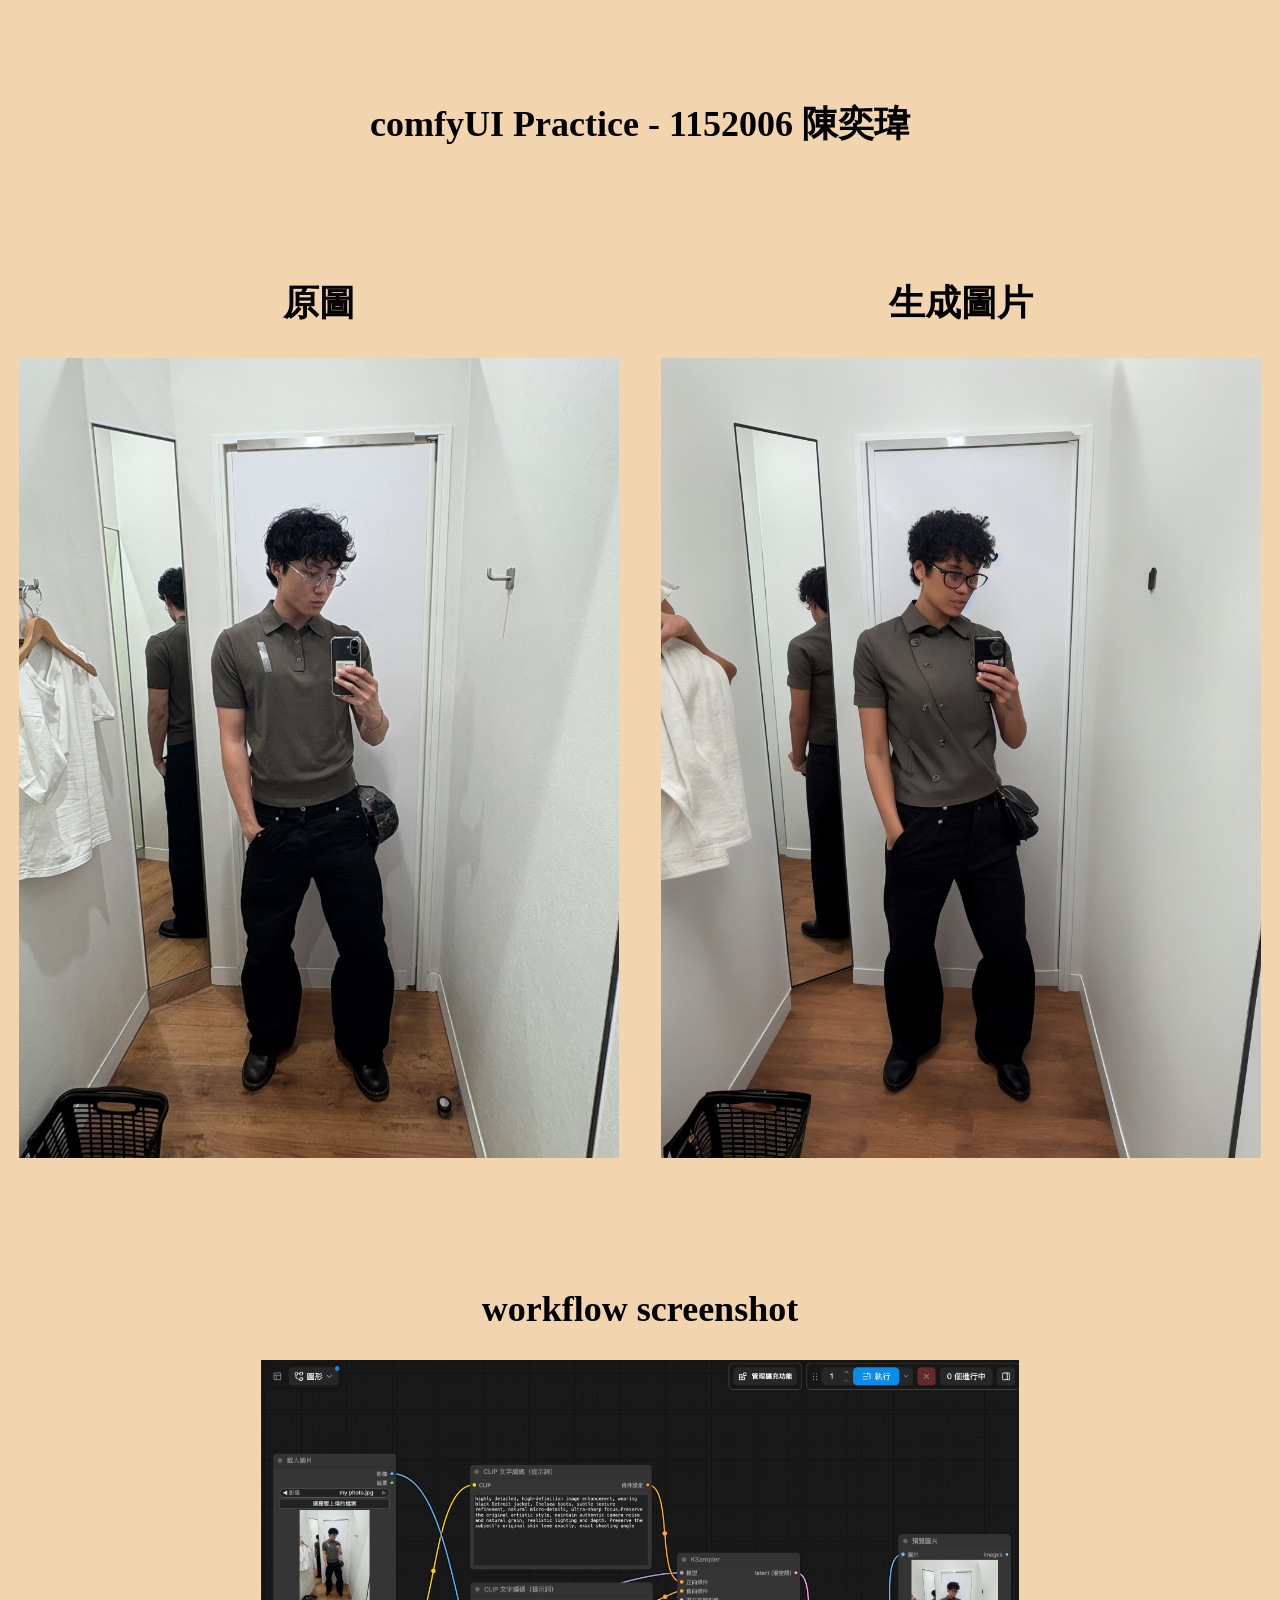
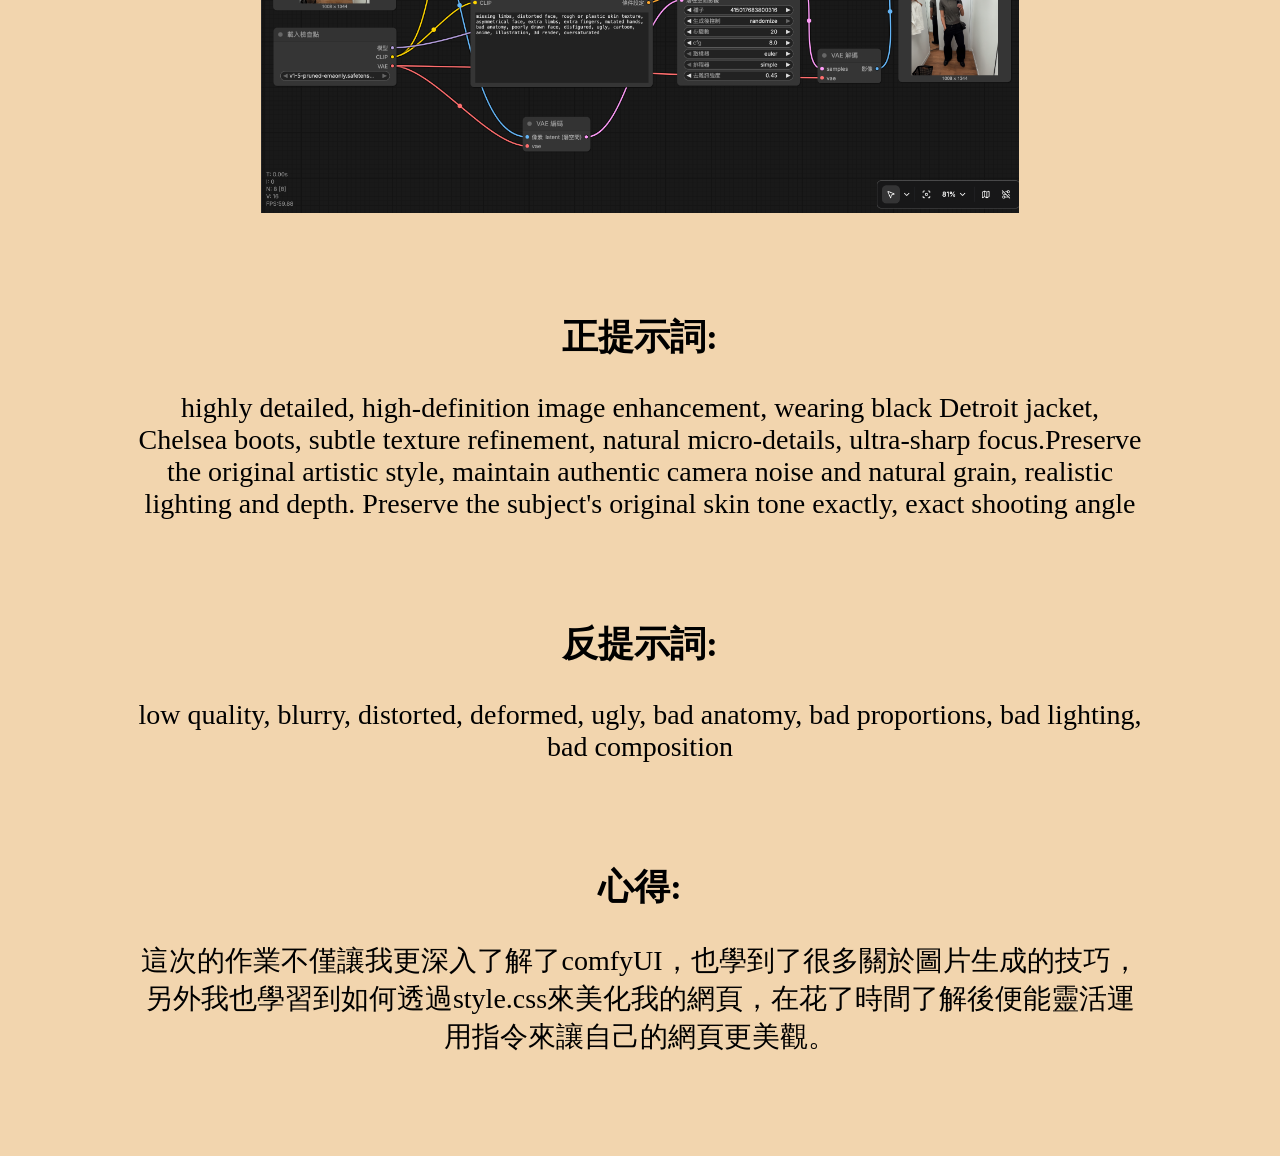
<file: index.html>
<!DOCTYPE html>
<html lang="zh-Hant">
<head>
    <meta charset="UTF-8">
    <meta name="viewport" content="width=device-width, initial-scale=1.0">
    <title>comfyUI_Practice</title>
    <link rel="stylesheet" href="style.css">
</head>

<body>
    <h1>comfyUI Practice - 1152006 陳奕瑋</h1>
    <div class="photos">
        <div>
            <h2>原圖</h2>
            <img src="my_photo.jpg">
        </div>

        <div>
            <h2>生成圖片</h2>
            <img src="my_photo2.png">
        </div>
    </div>
    <h2>workflow screenshot</h2>
    <img src="workflow_image.png" alt="工作流程圖片">
    <h2>正提示詞:</h2>
    <p>highly detailed, high-definition image enhancement, wearing black Detroit jacket, Chelsea boots, subtle texture refinement, natural micro-details, ultra-sharp focus.Preserve the original artistic style, maintain authentic camera noise and natural grain, realistic lighting and depth. Preserve the subject's original skin tone exactly, exact shooting angle</p>
    <h2>反提示詞:</h2>
    <p>low quality, blurry, distorted, deformed, ugly, bad anatomy, bad proportions, bad lighting, bad composition</p>
    <h2>心得:</h2>
    <p>這次的作業不僅讓我更深入了解了comfyUI，也學到了很多關於圖片生成的技巧，另外我也學習到如何透過style.css來美化我的網頁，在花了時間了解後便能靈活運用指令來讓自己的網頁更美觀。</p>
</body>
</html>
</file>
<file: style.css>
body {
    background-color: #f2d5ae;
    font-family:'Times New Roman', Times, serif;;
}
h1 {
    margin-top: 100px;
    margin-bottom: 100px;
    text-align: center;
    font-size: 36px
}
h2 {
    margin-bottom: 30px;
    text-align: center;
    font-size: 36px
}
p {
    text-align: center;
    font-size: 28px;
    margin-left: auto;
    margin-right: auto;
    width: 80%;
    margin-bottom: 100px;
}
img {
    display: block;
    max-width: 60%;
    max-height: auto;
    text-align: center;
    margin: 0 auto;
    margin-bottom: 100px;
}
.photos {
    display: flex;
    max-width: 1300px;
    margin: 0 auto;
    gap: 20px;
    text-align: center;
}

.photos div {
    flex: 1;
}

.photos img {
    width: 100%;
    max-width: 600px;
    margin: 0 auto;
    margin-bottom: 100px;
}
</file>
